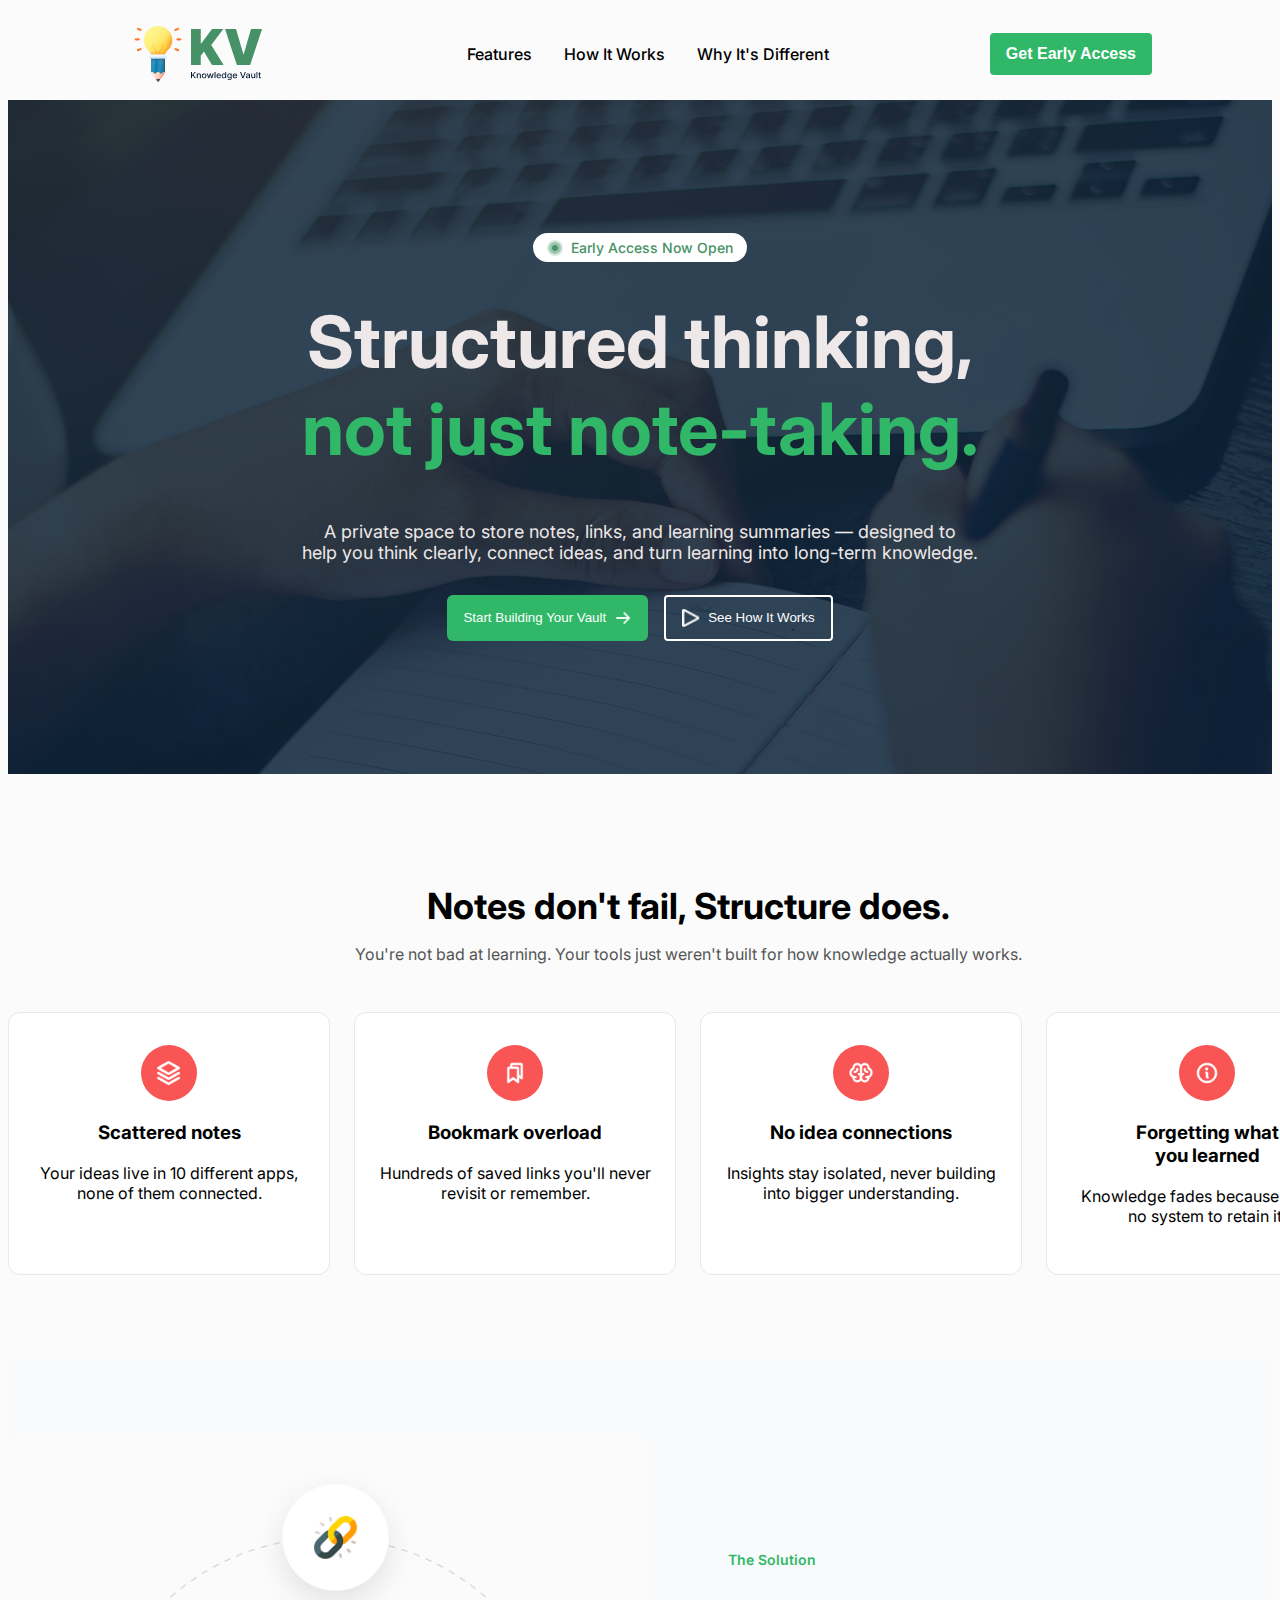
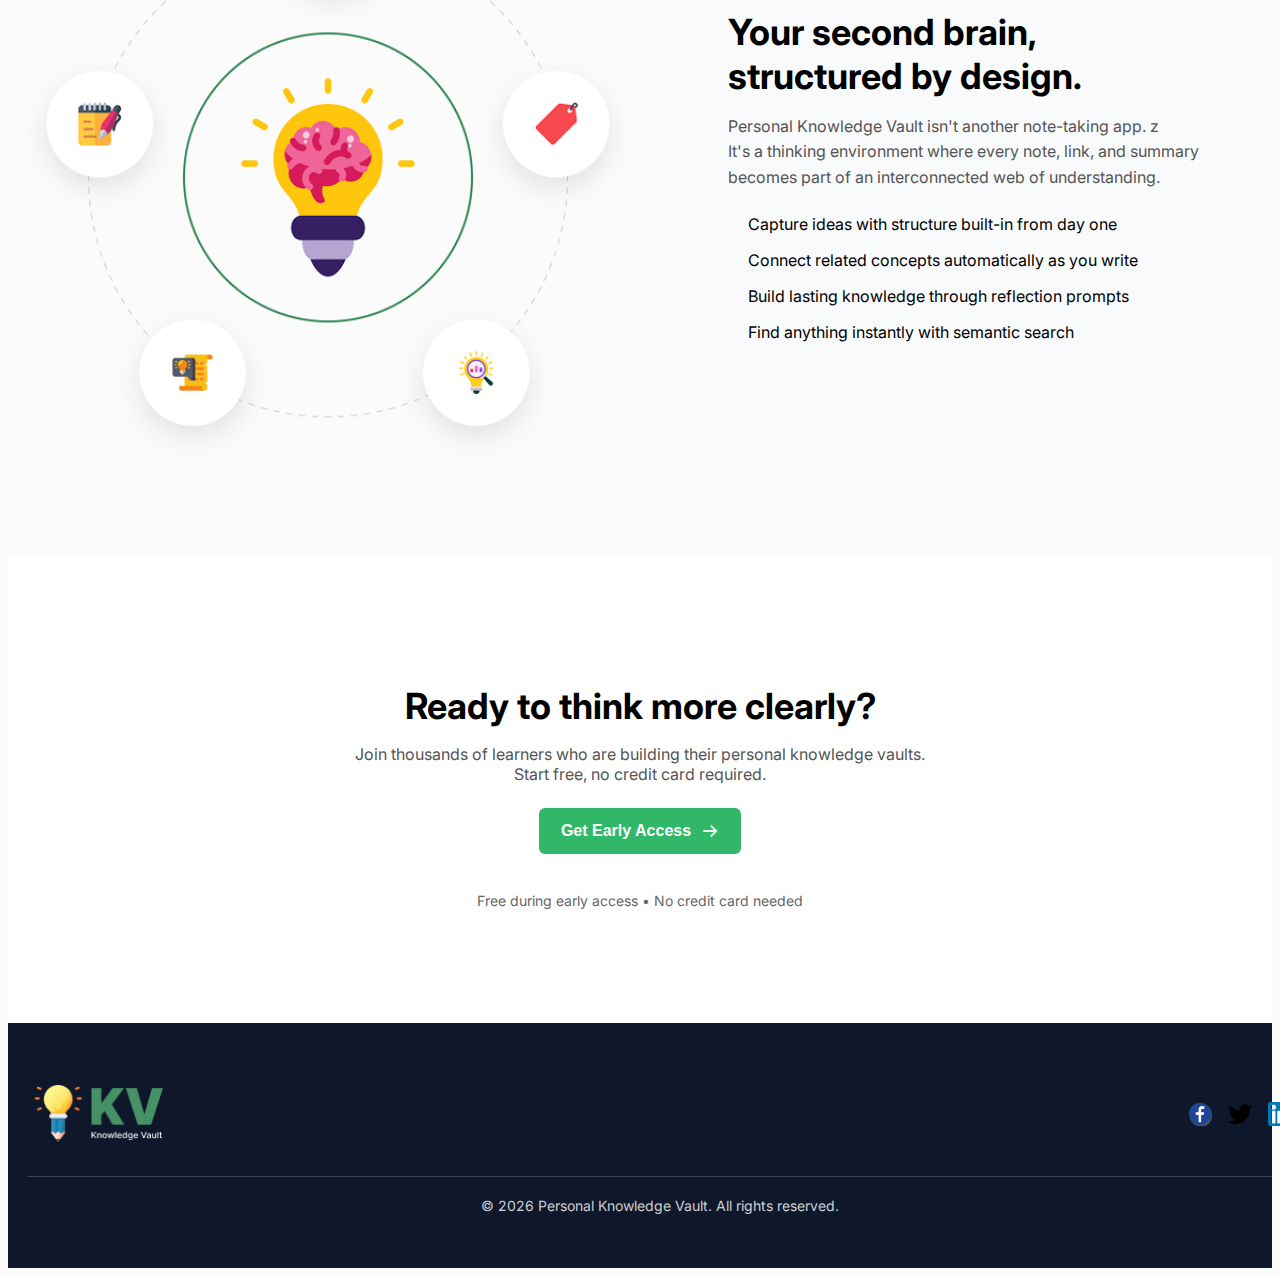
<file: index.html>
</html><!DOCTYPE html>
<html lang="en">
<head>
    <meta charset="UTF-8">
    <meta name="viewport" content="width=device-width, initial-scale=1.0">
    <title>Assingment-1 </title>
    <link rel="stylesheet" href="style.css">
    <link rel="preconnect" href="https://fonts.googleapis.com">
<link rel="preconnect" href="https://fonts.gstatic.com" crossorigin>
<link href="https://fonts.googleapis.com/css2?family=Inter:ital,opsz,wght@0,14..32,100..900;1,14..32,100..900&family=Open+Sans:ital,wght@0,300..800;1,300..800&display=swap" rel="stylesheet">
    
</head>
<body>
    <!-- navebar -->
     <header>
        <div class="container-nav">
            <div class="logo-nav">
                <img src="./assets/logo-navbar.png" alt="">
            </div>
            <div class="menu-nav">
                <ul>
                    <a href="">Features</a>
                    <a href="">How It Works</a>
                    <a href="">Why It's Different</a>
                </ul>
            </div>
            <div class="nav-btn">
                <button>Get Early Access</button>

            </div>
        </div>
     </header>
     <!-- bannar -->
      <section class="bannar">
        <div class="bannar-conteinar">
            <div class="early-badge">
            <img src="./assets/Group 5.png" alt="icon">
            <span>Early Access Now Open</span>
            </div>
            <h1>Structured thinking,<br><span style="color: #30B868;">not just note-taking.</span></h1>
            <p>A private space to store notes, links, and learning summaries — designed to <br>
            help you think clearly, connect ideas, and turn learning into long-term knowledge.</p>
            <div class="bannar-btn">
                <button class="first-button">Start Building Your Vault <span><img src="./assets/ArrowRight.png" alt="icon"></span></button>
                <button class="secound-button"><span><img src="./assets/vector new.png" alt=""></span> See How It Works</button>
            </div>
        </div>
      </section>
      <!-- cards -->
      <section class="cards">
        <div class="card-containar">
            <div class="card-header">
                <h2>Notes don't fail, Structure does.</h2>
                <p>You're not bad at learning. Your tools just weren't built for how knowledge actually works.</p>
            </div>
            <!-- main-card -->
            <div class="all-carsd">
                
            <div class="main-card">
                <div class="card-icon">
                <img src="./assets/Vector.png" alt="icon"></div>
                <h3>Scattered notes</h3>
                <p>Your ideas live in 10 different apps, none of them connected.</p>
            </div>
            <div class="main-card">
                <div class="card-icon">
                <img src="./assets/Bookmarks.png" alt="icon"></div>
                <h3>Bookmark overload</h3>
                <p>Hundreds of saved links you'll never revisit or remember.</p>
            </div>
            <div class="main-card">
                <div class="card-icon">
                <img src="./assets/Brain.png" alt="icon"></div>
                <h3>No idea connections</h3>
                <p>Insights stay isolated, never building into bigger understanding.</p>
            </div>
            <div class="main-card">
                <div class="card-icon">
                <img src="./assets/Info.png" alt="icon"></div>
                <h3>Forgetting what <br> you learned</h3>
                <p>Knowledge fades because there's no system to retain it.</p>
            </div>
            </div>
        </div>
      </section>
      <!-- brin -->
       <section class="brain">
        <div class="brain-containar">

            <div class="brain-image">
                <img src="./assets/knowledge.png" alt="">
            </div>
            <div class="brain-content">
                <span class="the-solution">The Solution</span>
                <h2>Your second brain,<br> structured by design.</h2>

                <p>Personal Knowledge Vault isn't another note-taking app. z <br> It's a thinking environment where every note, link, and summary <br> becomes part of an interconnected web of understanding.</p>

                <ul class="brain-list">
                    <li>Capture ideas with structure built-in from day one</li>
                    <li>Connect related concepts automatically as you write</li>
                    <li>Build lasting knowledge through reflection prompts</li>
                    <li>Find anything instantly with semantic search</li>
                </ul>
            </div>
        </div>

       </section>
       <!-- challenge -->
        <section class="challenge">
            <div class="challenge-container">
                <h2>Ready to think more clearly?</h2>
                <p class="title">Join thousands of learners who are building their personal knowledge vaults.  <br>Start free, no credit card required.</p>

                <button class="clchallenge-btn">
                    <span>Get Early Access</span>
                    <img src="/assets/ArrowRight.png" alt="">
                </button>
                <p class="ch-note">Free during early access • No credit card needed</p>
                
            </div>

        </section>
        <!-- footer -->
         <footer class="footer">
            <div class="footer-conteinar">

                <div class="footer-top">
                    <div class="footer-logo">
                        <img src="assets/logo-footer.png" alt="">
                    </div>
                    <div class="footer-social-link">
                         <a href="#">
                        <img src="./assets/fb.png" alt="Facebook"></a>
                        <a href="#">
                        <img src="./assets/twitter.png" alt="Twitter">
                        </a>
                        <a href="#">
                        <img src="./assets/linkdin.png" alt="LinkedIn">
                        </a>
                        

                    </div>

                </div>
                <hr class="footer-divider">
                <p class="footer-copy">
                    © 2026 Personal Knowledge Vault. All rights reserved.
                </p>

            </div>

         </footer>
</body>
</html>
</file>
<file: style.css>
body {
        font-family: "Inter", sans-serif;
        background-color: rgba(251, 251, 251, 1);
    }
    
/* navbar */
.container-nav{
    display: flex;
    justify-content: space-between;
    align-items: center;
    padding: 16px 120px;
}
.logo-nav{
    width: 139px;
    height: 60px;
}
.menu-nav ul{
    display: flex;
    gap: 32px;;
    align-items: center;
    justify-content: flex-start;
    font-size: 16px;
    font-weight: 500;
    font-style: medium;
    line-height: 152%;
    letter-spacing: 0%;
    color:var(--#000000, rgba(0, 0, 0, 1));
}
.menu-nav a{
    text-decoration: none;
    color: black;
}
.nav-btn button{
    padding: 12px 16px;
    font-size: 16px;
    font-weight: 600;
    border-radius: 4px;
    border: none;
    background-color: #30B868;
    color: rgba(255, 255, 255, 1);
    cursor: pointer;
}
/* bannar */
.bannar{
    width: 100%;
    min-height: 674px;
    background-image: url("./assets/hero-bg.png");
    background-position: center;
    background-size: cover;
    background-repeat: no-repeat;
    display: flex;
    align-items: center;
    justify-content: center;
    text-align: center;
    color: #eee8e8;
}

.bannar-conteinar{
    width: 1360px;
    height: auto;
}
.early-badge {
  display: inline-flex;
  align-items: center;
  gap: 8px;
  padding: 6px 14px;
  margin-bottom: 20px;
  background-color: #FFFFFF;
  color: #469165;
  border-radius: 50px;
  font-size: 14px;
  font-weight: 500;
}
.early-badge img {
  width: 16px;
  height: 16px;
}

.bannar-conteinar h1{
    font-size: 72px;
    margin-top: 16px;
}
.bannar-conteinar p{
    font-size: 18px;
    margin-bottom: 32px;

}
.bannar-btn{
    display: flex;
    justify-content: center;
    gap: 16px;
}
.first-button{
    padding: 12px 16px;
    background-color: #30B868;
    color: #FFFFFF;
    border: none;
    border-radius: 6px;
    cursor: pointer;
    align-items: center;
    display: flex;
    gap: 8px;

}
.secound-button{
    padding: 12px 16px;
    background-color: transparent;
    color: #FFFFFF;
    border: 2px solid #FFFFFF;
    border-radius: 4px;
    cursor: pointer;
    align-items: center;
    display: flex;
    gap: 8px;

}
.bannar-btn img {
  width: 18px;
  height: 18px;
}
/* cards */
.cards{
    padding: 80px 0;
}
.card-containar{
    width: 1360px;
    margin: 0 auto;
}
.card-header{
    text-align: center;
    margin-bottom: 48px;
}
.card-header h2 {
    font-size: 36px;
    margin-bottom: 12px;
}
.card-header p{
    font-size: 16px;
    color: #555;
}
.all-carsd{
    display: flex;
    gap: 24px;
}
.main-card{
    width: 25%;
    padding: 32px 24px;
    border: 1px solid #e5e7eb;
    border-radius: 12px;
    text-align: center;
    background-color: #FFFFFF;
}
.card-icon{
    width: 56px;
    height: 56px;
    margin: 0 auto 20px;
    border-radius: 50%;
    background-color: #F95555;
    display: flex;
    align-items: center;
    justify-content: center;
}
.card-icon img {
    width: 24px;
    height: 24px;
}
.card-icon h3{
    font-size: 20px;
    margin-bottom: 12px;
}
.card-icon p{
    font-size: 14px;
    color: #555;
    line-height: 1.6;
}
/* brain */
.brain{
    padding: 80px 0;
    background-color: #f9fafb;
}
.brain-containar{
    width: 1360px;
    margin: 0 auto;
    display: flex;
    align-items: center;
    gap: 80px;
}
.brain-image{
    width: 50%;
}
.brain-image img{
    width: 100%;
}
.brain-content{
    width: 50%;
}
.the-solution{
    display: inline-block;
    font-size: 14px;
    font-weight: 600;
    color: #30B868;
    margin-bottom: 12px;
}
.brain-content h2{
    font-size: 36px;
    margin-bottom: 16px;
}
.brain-content p{
    font-size: 16px;
    color: #555;
    margin-bottom: 24px;
    line-height: 1.6;
}
.brain-list {
    list-style: disc;
    padding-left: 20px;
}
.brain-list li{
        margin-bottom: 10px; 
        font-size: 16px;
        list-style: none;
        display: flex;
        gap: 12px;
        margin-bottom: 16px;
        align-items: flex-start;
}
    

.brain-list img {
    width: 20px;
    height: 20px;
    margin-top: 3px;
}
/* challenge */
.challenge{
    padding: 100px 0;
    background-color: #FFFFFF;
}
.challenge-container{
    width: 800px;
    margin: 0 auto;
    text-align: center;
}
.challenge-container h2{
    font-size: 36px;
    margin-bottom: 12px;
}
.challenge-container .title{
    font-size: 16px;
    color: #555;
    margin-bottom: 24px;
}
.clchallenge-btn{
        display: inline-flex;
        align-items: center;
        gap: 10px;
        padding: 14px 22px;
        background-color: #30B868;
        color: #FFFFFF;
        border: none;
        border-radius: 6px;
        cursor: pointer;
        font-size: 16px;
        font-weight: 600;
        margin-bottom: 24px;
}
.clchallenge-btn img{
    width: 18px;
    height: 18px;
}
.clchallenge-btn:hover{
    opacity: 0.85;
}
.ch-note{
    font-size: 14px;
    color: #666;
}
/* footer */
.footer {
  background-color: #0f172a;
  padding: 60px 0 40px;
  color: #FFFFFF;
}
.footer-conteinar{
    
    max-width: 1360px;
    width: 100%;
    margin: 0 auto;
    padding: 0 20px;
}
.footer-top{
    display: flex;
    align-items: center;
    justify-content: space-between;
    
}
.footer-logo img{
    width: 140px;
}
.footer-social-link{
    display: flex;
    gap: 16px;
    
}
.footer-social-link img{
     width: 24px;
    height: 24px;
}
.footer-social-link a:hover{
    opacity: 0.7;
}
.footer-divider{
    border: none;
    height: 1px;
    background-color: rgba(255, 255, 255, 0.2);
    margin: 32px 0 20px;
}
.social-link{
    
    text-align: right;
}
.social-link h4{
    
    color: #FFFFFF;
    font-size: 16px;
    font-weight: 500;
    margin-bottom: 12px;
}

.footer-copy{
    font-size: 14px;
    text-align: center;
    color: rgba(255, 255, 255, 0.8);
}
</file>
